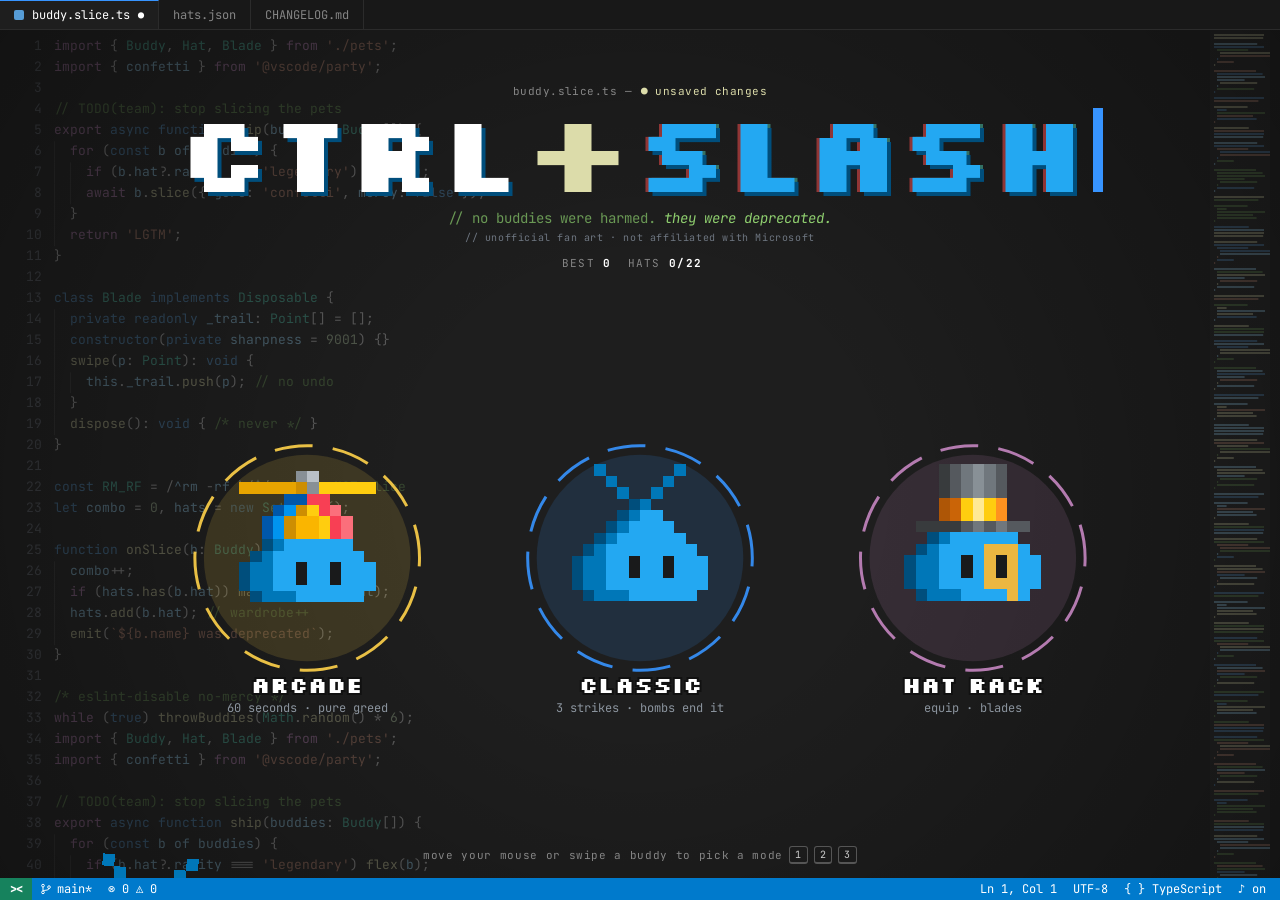
<file: index.html>
<!doctype html>
<html lang="en">
<head>
<meta charset="utf-8">
<meta name="viewport" content="width=device-width, initial-scale=1, maximum-scale=1, user-scalable=no, viewport-fit=cover">
<meta name="theme-color" content="#1e1e1e">
<meta name="apple-mobile-web-app-capable" content="yes">
<meta name="mobile-web-app-capable" content="yes">
<meta name="apple-mobile-web-app-status-bar-style" content="black-translucent">
<title>CTRL+SLASH — a deeply unsafe refactor</title>
<meta name="description" content="Unofficial fan art: a Fruit Ninja-style slicer starring the VS Code chat pet and its hats. Not affiliated with Microsoft.">
<link rel="preconnect" href="https://fonts.googleapis.com">
<link rel="preconnect" href="https://fonts.gstatic.com" crossorigin>
<link href="https://fonts.googleapis.com/css2?family=JetBrains+Mono:wght@400;700;800&family=Silkscreen:wght@400;700&display=swap" rel="stylesheet">
<link rel="icon" href="data:image/svg+xml,<svg xmlns=%22http://www.w3.org/2000/svg%22 viewBox=%220 0 16 16%22><path fill=%22%2323a8f2%22 d=%22M8 3l6 6v4H2V9z%22/><rect x=%225%22 y=%229%22 width=%222%22 height=%222%22/><rect x=%229%22 y=%229%22 width=%222%22 height=%222%22/></svg>">
<link rel="stylesheet" href="style.css">
</head>
<body>
<div id="app">
  <div id="tabstrip" aria-hidden="true">
    <span class="tab active"><i class="dot"></i>buddy.slice.ts<b>●</b></span>
    <span class="tab">hats.json</span>
    <span class="tab">CHANGELOG.md</span>
  </div>

  <canvas id="game" aria-label="Game canvas: move your mouse or swipe to slice buddies"></canvas>

  <!-- In-game HUD -->
  <div id="hud" hidden>
    <div class="hud-top">
      <div class="score-block">
        <div id="score" class="score">0</div>
        <div class="best">BEST <b id="best">0</b></div>
      </div>
      <div class="hud-right">
        <div id="strikes" class="strikes" title="CI checks — lose all three and the build fails">
          <span class="ci-label">CI</span><i class="ok"></i><i class="ok"></i><i class="ok"></i>
        </div>
        <div id="timer" class="timer" hidden>1:00</div>
        <button id="btn-pause" class="icon-btn" aria-label="Pause">
          <svg viewBox="0 0 16 16" width="16" height="16"><rect x="3" y="2" width="3.5" height="12" fill="currentColor"/><rect x="9.5" y="2" width="3.5" height="12" fill="currentColor"/></svg>
        </button>
      </div>
    </div>
    <div class="wardrobe">
      <div class="w-label">WARDROBE <b id="w-count">0</b><span>/17</span></div>
      <div class="w-pips" id="w-pips"></div>
      <div id="w-hats" class="w-hats"></div>
    </div>
    <div id="mult" class="mult" hidden><b>×2</b><span>HAT TRICK</span><i></i></div>
    <div id="debugbar" class="debugbar" hidden>
      <span class="db-grip">⋮⋮</span>
      <svg viewBox="0 0 16 16"><path d="M4 2l10 6-10 6z" fill="#89d185"/></svg>
      <svg viewBox="0 0 16 16"><path d="M2 9a6 6 0 0 1 11-3M13 2v4h-4" stroke="#75beff" stroke-width="1.6" fill="none"/></svg>
      <svg viewBox="0 0 16 16"><path d="M8 2v9M4 8l4 4 4-4" stroke="#75beff" stroke-width="1.6" fill="none"/><circle cx="8" cy="14" r="1.3" fill="#75beff"/></svg>
      <svg viewBox="0 0 16 16"><rect x="3" y="3" width="10" height="10" fill="#f48771"/></svg>
      <span class="db-text">Paused on breakpoint</span>
    </div>
  </div>

  <!-- Menu overlay (rings are drawn on the canvas) -->
  <section id="menu" class="menu">
    <div class="brand">
      <div class="kicker"><span class="k-file">buddy.slice.ts</span><span class="k-sep">—</span><span class="k-unsaved">● unsaved changes</span></div>
      <h1 class="title" aria-label="Ctrl plus Slash">
        <span class="t-ctrl">CTRL</span><span class="t-plus">+</span><span class="t-slash">SLASH</span><span class="caret"></span>
      </h1>
      <p class="tag"><span class="c-comment">// no buddies were harmed.</span> <span class="c-comment strong">they were deprecated.</span></p>
      <p class="fanart">// unofficial fan art · not affiliated with Microsoft</p>
    </div>
    <div class="menu-meta">
      <span>BEST <b id="m-best">0</b></span>
      <span>HATS <b id="m-hats">0/17</b></span>
      <span id="m-equip" class="m-equip"></span>
    </div>
    <p class="hint">move your mouse or swipe a buddy to pick a mode <span class="kbd">1</span><span class="kbd">2</span><span class="kbd">3</span></p>
  </section>

  <!-- Hat rack -->
  <section id="rack" class="panel-wrap" hidden>
    <div class="panel rack">
      <header class="panel-head">
        <div class="ph-title"><span class="ph-path">~/.buddy/</span>hats.json</div>
        <button class="icon-btn" id="rack-close" aria-label="Close">✕</button>
      </header>
      <div class="rack-sub"><b id="rack-count">0/17</b> discovered · tap a hat to equip it</div>
      <div id="rack-grid" class="rack-grid"></div>
      <div class="rack-equip" id="rack-equip"></div>
      <details class="howto" open>
        <summary>how hats pay out</summary>
        <ul>
          <li><b class="t-rare">Slice</b> a hatted buddy → rarity bonus <span class="dim">(25 · 60 · 150 · 400)</span></li>
          <li><b class="t-epic">Snipe</b> the hat as it flies off → <b>2×</b> bonus</li>
          <li><b class="t-leg">Matching Set</b> — same hat 2+ times in one swipe → bonus × n²</li>
          <li><b class="t-common">Runway</b> — 3+ <i>different</i> hats in one swipe</li>
          <li><b class="t-leg">Wardrobe</b> — distinct hats per run: 3 Hat Trick ×2 · 6 Fashionista · 10 Haberdasher ×3 · 17 Full Wardrobe</li>
          <li><b class="t-rare">Equipped hat</b> spawns 3× more often and skins your blade</li>
        </ul>
        <p class="fanart-note">Unofficial fan art. Buddy and hat sprites © Microsoft, used under the MIT license from microsoft/vscode. Not affiliated with or endorsed by Microsoft.</p>
      </details>
    </div>
  </section>

  <!-- Pause -->
  <section id="pause" class="panel-wrap" hidden>
    <div class="panel small">
      <header class="panel-head"><div class="ph-title">⏸ debugger paused</div></header>
      <p class="p-body">The buddies are frozen mid-air, judging you.</p>
      <div class="actions">
        <button class="btn primary" id="btn-resume">▶ Continue <span class="kbd">F5</span></button>
        <button class="btn" id="btn-quit">■ Stop <span class="kbd">⇧F5</span></button>
      </div>
    </div>
  </section>

  <!-- Game over -->
  <section id="over" class="panel-wrap" hidden>
    <div class="panel term">
      <header class="term-head">
        <span>PROBLEMS <b id="over-problems">3</b></span><span>OUTPUT</span><span class="active">TERMINAL</span><span class="spacer"></span><span class="dim">bash</span>
      </header>
      <pre id="over-log" class="term-log"></pre>
      <div class="over-main">
        <canvas id="over-buddy" width="96" height="96"></canvas>
        <div class="over-score">
          <div class="os-label">SCORE</div>
          <div id="over-score" class="os-value">0</div>
          <div id="over-best" class="os-best">BEST 0</div>
        </div>
      </div>
      <div class="over-stats" id="over-stats"></div>
      <div class="over-hats" id="over-hats"></div>
      <div class="actions">
        <button class="btn primary" id="btn-retry">git reset --hard <span class="kbd">R</span></button>
        <button class="btn" id="btn-menu">:q <span class="kbd">Esc</span></button>
      </div>
    </div>
  </section>

  <div id="toasts" class="toasts" aria-live="polite"></div>

  <footer id="statusbar" class="statusbar">
    <span class="sb-item sb-remote">&gt;&lt;</span>
    <span class="sb-item"><svg viewBox="0 0 16 16" width="12" height="12"><circle cx="4" cy="3.5" r="1.8" stroke="currentColor" fill="none" stroke-width="1.3"/><circle cx="4" cy="12.5" r="1.8" stroke="currentColor" fill="none" stroke-width="1.3"/><circle cx="12" cy="5.5" r="1.8" stroke="currentColor" fill="none" stroke-width="1.3"/><path d="M4 5.3v5.4M12 7.3c0 3-8 2-8 3.4" stroke="currentColor" fill="none" stroke-width="1.3"/></svg> main*</span>
    <span class="sb-item" id="sb-problems">⊗ 0 ⚠ 0</span>
    <span class="sb-item sb-mode" id="sb-mode"></span>
    <span class="sb-spacer"></span>
    <span class="sb-item sb-hide-s" id="sb-stats">Ln 1, Col 1</span>
    <span class="sb-item sb-hide-s">UTF-8</span>
    <span class="sb-item sb-hide-s">{ } TypeScript</span>
    <button class="sb-item sb-btn" id="btn-mute" aria-label="Toggle sound">♪ on</button>
  </footer>

  <div id="loading" class="loading"><div><span>loading buddies</span><i></i><small>unofficial fan art</small></div></div>
</div>
<script src="js/core.js"></script>
<script src="js/audio.js"></script>
<script src="js/fx.js"></script>
<script src="js/entities.js"></script>
<script src="js/game.js"></script>
<script src="js/input.js"></script>
<script src="js/ui.js"></script>
<script src="js/main.js"></script>
</body>
</html>
</file>
<file: style.css>
:root {
  --bg: #1e1e1e;
  --panel: #252526;
  --panel-2: #1b1b1c;
  --border: #3c3c3c;
  --fg: #cccccc;
  --dim: #858585;
  --blue: #007acc;
  --accent: #3794ff;
  --buddy: #23a8f2;
  --buddy-mid: #0077b8;
  --buddy-dark: #004e7c;
  --err: #f14c4c;
  --warn: #cca700;
  --ok: #89d185;
  --debug: #cc6633;
  --agent: #8a4fd8;
  --kw: #569cd6;
  --str: #ce9178;
  --fn: #dcdcaa;
  --type: #4ec9b0;
  --num: #b5cea8;
  --purple: #c586c0;
  --var: #9cdcfe;
  --comment: #6a9955;
  --t-common: #9cdcfe;
  --t-rare: #4ec9b0;
  --t-epic: #c586c0;
  --t-leg: #ffd24a;
  --pix: "Silkscreen", "Courier New", monospace;
  --mono: "JetBrains Mono", ui-monospace, "SF Mono", Menlo, monospace;
  --sat: env(safe-area-inset-top, 0px);
  --sab: env(safe-area-inset-bottom, 0px);
  --sal: env(safe-area-inset-left, 0px);
  --sar: env(safe-area-inset-right, 0px);
  --sb-h: calc(22px + var(--sab));
}

* { box-sizing: border-box; }
html, body {
  margin: 0; height: 100%; background: var(--bg); color: var(--fg);
  overflow: hidden; overscroll-behavior: none;
  -webkit-user-select: none; user-select: none; -webkit-touch-callout: none;
  -webkit-tap-highlight-color: transparent;
  font-family: var(--mono);
}
#app { position: fixed; inset: 0; touch-action: none; }
#game { position: absolute; inset: 0; width: 100%; height: 100%; display: block; touch-action: none; cursor: crosshair; }
button { font: inherit; color: inherit; -webkit-tap-highlight-color: transparent; }
[hidden] { display: none !important; }

/* ---------- Tab strip (desktop only) */
#tabstrip {
  position: absolute; top: 0; left: 0; right: 0; height: 30px; z-index: 2;
  display: none; background: #181818; border-bottom: 1px solid #2b2b2b;
  font-size: 12px; pointer-events: none;
}
#tabstrip .tab { display: inline-flex; align-items: center; gap: 8px; height: 100%; padding: 0 14px; color: var(--dim); border-right: 1px solid #2b2b2b; }
#tabstrip .tab.active { background: var(--bg); color: #fff; border-top: 1px solid var(--accent); }
#tabstrip .tab b { color: #fff; font-size: 10px; }
#tabstrip .dot { width: 10px; height: 10px; border-radius: 2px; background: var(--kw); display: inline-block; }
@media (min-width: 760px) and (min-height: 560px) { #tabstrip { display: flex; } :root { --tab-h: 30px; } }

/* ---------- HUD */
#hud { position: absolute; inset: 0; pointer-events: none; z-index: 3; }
.hud-top {
  position: absolute; left: 0; right: 0; top: calc(var(--sat) + var(--tab-h, 0px) + 8px);
  padding: 0 calc(12px + var(--sar)) 0 calc(14px + var(--sal));
  display: flex; justify-content: space-between; align-items: flex-start;
}
.score {
  font-family: var(--pix); font-weight: 700; font-size: clamp(34px, 9vmin, 64px); line-height: .9; color: #fff;
  text-shadow: 3px 3px 0 var(--buddy-dark), 0 0 24px rgba(35,168,242,.35);
  transform-origin: left center; font-variant-numeric: tabular-nums;
}
.score.bump { animation: bump .22s ease-out; }
.score.neg { animation: neg .4s ease-out; }
@keyframes bump { 0% { transform: scale(1.18); color: var(--fn); } 100% { transform: scale(1); } }
@keyframes neg { 0%, 50% { color: var(--err); transform: translateX(-4px); } 25%, 75% { transform: translateX(4px); } 100% { transform: none; } }
.best { font-size: 11px; letter-spacing: .12em; color: var(--dim); margin-top: 6px; }
.best b { color: var(--fg); font-weight: 700; }
.hud-right { display: flex; align-items: center; gap: 10px; pointer-events: auto; }
.strikes { display: flex; align-items: center; gap: 5px; padding: 5px 8px; background: rgba(0,0,0,.35); border: 1px solid var(--border); border-radius: 3px; }
.ci-label { font-size: 10px; color: var(--dim); letter-spacing: .1em; margin-right: 2px; }
.strikes i { width: 18px; height: 18px; display: inline-grid; place-items: center; border-radius: 50%; font-style: normal; font-size: 12px; font-weight: 800; }
.strikes i.ok { background: rgba(137,209,133,.14); color: var(--ok); box-shadow: inset 0 0 0 1.5px var(--ok); }
.strikes i.ok::before { content: "✓"; }
.strikes i.fail { background: var(--err); color: #1e1e1e; animation: fail .4s ease-out; }
.strikes i.fail::before { content: "✕"; }
@keyframes fail { 0% { transform: scale(1.8); } 100% { transform: scale(1); } }
.timer { font-family: var(--pix); font-size: 26px; color: #fff; padding: 2px 10px; background: rgba(0,0,0,.35); border: 1px solid var(--border); border-radius: 3px; font-variant-numeric: tabular-nums; }
.timer.hot { color: var(--err); animation: pulse .5s infinite alternate; }
@keyframes pulse { to { transform: scale(1.08); } }
.icon-btn { width: 34px; height: 34px; display: grid; place-items: center; background: rgba(0,0,0,.35); border: 1px solid var(--border); border-radius: 3px; color: var(--fg); cursor: pointer; }
.icon-btn:active { background: var(--blue); }

.wardrobe {
  position: absolute; left: calc(14px + var(--sal)); top: calc(var(--sat) + var(--tab-h, 0px) + clamp(76px, 15vmin, 108px));
  display: flex; flex-direction: column; gap: 5px;
}
.w-label { font-size: 10px; letter-spacing: .14em; color: var(--dim); }
.w-label b { color: var(--t-leg); font-size: 12px; }
.w-pips { display: flex; gap: 3px; }
.w-pips i { width: 9px; height: 5px; background: #333; border-radius: 1px; }
.w-pips i.on { background: var(--t-leg); box-shadow: 0 0 6px var(--t-leg); }
.w-pips i.ms { outline: 1px solid #666; outline-offset: 1px; }
.w-hats { display: flex; flex-wrap: wrap; gap: 2px; max-width: 46vw; }
.w-hats .hat-ico.pop { animation: hatpop .5s cubic-bezier(.2,1.8,.4,1); }
@keyframes hatpop { 0% { transform: scale(2.4) rotate(-20deg); } 100% { transform: none; } }

.hat-ico {
  --w: 28px; width: var(--w); height: calc(var(--w) / 2); flex: none;
  background-repeat: no-repeat; image-rendering: pixelated;
  background-size: calc(var(--w) * 4) calc(var(--w) * 3);
  background-position: 0 calc(var(--w) * -1);
}
.hat-ico.locked { filter: brightness(0) opacity(.35); }

.mult {
  position: absolute; left: 50%; top: calc(var(--sat) + var(--tab-h, 0px) + 12px); transform: translateX(-50%);
  display: flex; align-items: center; gap: 8px; padding: 4px 10px 4px 8px; border-radius: 3px; overflow: hidden;
  background: #3a2f00; border: 1px solid var(--t-leg); color: var(--t-leg); font-size: 11px; letter-spacing: .1em;
  box-shadow: 0 0 20px rgba(255,210,74,.35);
}
.mult b { font-family: var(--pix); font-size: 20px; color: #fff; }
.mult i { position: absolute; left: 0; bottom: 0; height: 2px; background: var(--t-leg); width: var(--p, 100%); }

.debugbar {
  position: absolute; left: 50%; top: calc(var(--sat) + var(--tab-h, 0px) + 56px); transform: translateX(-50%);
  display: flex; align-items: center; gap: 10px; padding: 5px 10px; background: #252526; border: 1px solid #454545;
  box-shadow: 0 4px 16px rgba(0,0,0,.5); border-radius: 4px; font-size: 11px; white-space: nowrap;
}
.debugbar svg { width: 14px; height: 14px; }
.db-grip { color: #666; }
.db-text { color: #f0c674; }

@media (max-width: 560px) {
  .mult { left: auto; right: calc(12px + var(--sar)); transform: none; top: calc(var(--sat) + var(--tab-h, 0px) + 54px); padding: 3px 8px; }
  .mult b { font-size: 16px; }
  .debugbar { top: auto; bottom: calc(var(--sb-h) + 10px); }
}

/* ---------- Status bar */
.statusbar {
  position: absolute; left: 0; right: 0; bottom: 0; height: var(--sb-h); padding: 0 calc(6px + var(--sar)) var(--sab) calc(0px + var(--sal));
  display: flex; align-items: center; background: var(--blue); color: #fff; font-size: 12px; z-index: 5;
  transition: background .25s;
}
.statusbar.debug { background: var(--debug); }
.statusbar.agent { background: var(--agent); }
.statusbar.danger { background: #a1260d; }
.sb-item { display: inline-flex; align-items: center; gap: 5px; height: 22px; padding: 0 8px; white-space: nowrap; }
.sb-remote { background: #16825d; font-weight: 800; letter-spacing: -1px; padding: 0 10px; }
.sb-spacer { flex: 1; }
.sb-btn { background: none; border: 0; cursor: pointer; }
.sb-btn:hover { background: rgba(255,255,255,.12); }
.sb-mode { font-weight: 700; }
@media (max-width: 520px) { .sb-hide-s { display: none; } }

/* ---------- Menu */
.menu { position: absolute; inset: 0; z-index: 3; pointer-events: none; display: flex; flex-direction: column; align-items: center; }
.brand { margin-top: calc(var(--sat) + var(--tab-h, 0px) + clamp(18px, 6vh, 70px)); text-align: center; padding: 0 16px; }
.kicker { font-size: 11px; color: var(--dim); display: flex; gap: 8px; justify-content: center; letter-spacing: .04em; opacity: 0; animation: rise .5s .1s forwards; }
.k-unsaved { color: var(--fn); }
.title {
  margin: 6px 0 0; font-family: var(--pix); font-weight: 700; line-height: .86; letter-spacing: -.02em;
  font-size: clamp(30px, min(10.5vw, 12vh), 128px); color: #fff; display: flex; align-items: baseline; justify-content: center; flex-wrap: nowrap;
}
.title > span { display: inline-block; opacity: 0; animation: slam .55s cubic-bezier(.2,1.6,.4,1) forwards; }
.t-ctrl { color: #fff; text-shadow: 4px 4px 0 var(--buddy-dark); animation-delay: .15s !important; }
.t-plus { color: var(--fn); margin: 0 .04em; animation-delay: .3s !important; }
.t-slash {
  color: var(--buddy); animation-delay: .42s !important; position: relative;
  text-shadow: 4px 4px 0 var(--buddy-dark), -3px 0 0 rgba(241,76,76,.55), 3px 0 0 rgba(78,201,176,.5);
  clip-path: polygon(0 0, 100% 0, 100% 100%, 0 100%);
}
.caret { width: .09em; height: .78em; background: var(--accent); margin-left: .08em; animation: slam .3s .6s forwards, blink 1s 1s steps(1) infinite !important; }
@keyframes blink { 50% { opacity: 0; } }
@keyframes slam { 0% { opacity: 0; transform: translateY(-.4em) scale(1.6) rotate(-6deg); } 100% { opacity: 1; transform: none; } }
@keyframes rise { from { opacity: 0; transform: translateY(8px); } to { opacity: 1; transform: none; } }
.tag { margin: 12px 0 0; font-size: clamp(11px, 3.1vw, 14px); color: var(--comment); opacity: 0; animation: rise .5s .75s forwards; }
.tag .strong { color: #8fcf6f; font-style: italic; }
.fanart { margin: 4px 0 0; font-size: 10px; letter-spacing: .06em; color: #6e7681; opacity: 0; animation: rise .5s .8s forwards; }
.fanart-note { margin: 0; padding: 0 12px 12px; font-size: 11px; line-height: 1.5; color: var(--dim); }
.loading small { display: block; margin-top: 10px; font-family: var(--mono); font-size: 10px; letter-spacing: .08em; color: #6e7681; text-align: center; }
.menu-meta { margin-top: 12px; display: flex; gap: 16px; font-size: 11px; letter-spacing: .12em; color: var(--dim); opacity: 0; animation: rise .5s .85s forwards; }
.menu-meta b { color: #fff; }
.m-equip { color: var(--t-leg); }
.hint { position: absolute; bottom: calc(var(--sb-h) + 14px); margin: 0; font-size: 11px; color: var(--dim); letter-spacing: .06em; display: flex; gap: 6px; align-items: center; }
.kbd { display: inline-block; padding: 0 5px; border: 1px solid #555; border-bottom-width: 2px; border-radius: 3px; font-size: 10px; color: var(--fg); line-height: 15px; }
@media (pointer: coarse) { .hint .kbd, .actions .kbd { display: none; } }
@media (max-height: 460px) {
  .brand { margin-top: calc(var(--sat) + 8px); }
  .title { font-size: clamp(36px, 13vh, 72px); }
  .tag { margin-top: 6px; }
  .menu-meta { margin-top: 6px; }
  .hint { display: none; }
}

/* ---------- Panels */
.panel-wrap { position: absolute; inset: 0; z-index: 6; display: grid; place-items: center; padding: calc(var(--sat) + 12px) 12px calc(var(--sb-h) + 12px); background: rgba(10,10,12,.62); backdrop-filter: blur(3px); -webkit-backdrop-filter: blur(3px); touch-action: pan-y; }
.panel { width: min(560px, 100%); max-height: 100%; overflow: auto; background: var(--panel); border: 1px solid #454545; box-shadow: 0 12px 48px rgba(0,0,0,.6); border-radius: 6px; animation: panelIn .28s cubic-bezier(.2,1.3,.4,1); touch-action: pan-y; -webkit-user-select: none; }
.panel.small { width: min(380px, 100%); }
@keyframes panelIn { from { opacity: 0; transform: translateY(18px) scale(.97); } to { opacity: 1; transform: none; } }
.panel-head { display: flex; align-items: center; justify-content: space-between; padding: 10px 12px; border-bottom: 1px solid var(--border); background: var(--panel-2); position: sticky; top: 0; z-index: 1; }
.ph-title { font-size: 13px; color: #fff; }
.ph-path { color: var(--dim); }
.p-body { padding: 14px 14px 0; margin: 0; font-size: 13px; color: var(--fg); }
.classic-help { line-height: 1.6; }
.classic-help ul { margin: 8px 0 0; padding-left: 20px; }
.classic-help li + li { margin-top: 8px; }
.actions { display: flex; gap: 10px; padding: 14px; flex-wrap: wrap; }
.btn { flex: 1 1 140px; min-height: 44px; padding: 8px 14px; background: #3a3d41; border: 1px solid #4a4a4a; color: #fff; border-radius: 3px; font-size: 13px; cursor: pointer; display: inline-flex; align-items: center; justify-content: center; gap: 8px; }
.btn:hover { background: #45494e; }
.btn.primary { background: var(--blue); border-color: #1a8ad6; }
.btn.primary:hover { background: #1188d8; }
.btn:active { transform: translateY(1px); }

.rack-sub { padding: 10px 14px 0; font-size: 12px; color: var(--dim); }
.rack-sub b { color: #fff; }
.rack-grid { display: grid; grid-template-columns: repeat(auto-fill, minmax(96px, 1fr)); gap: 8px; padding: 12px 14px; }
.hat-card { position: relative; background: #1e1e1e; border: 1px solid #333; border-radius: 4px; padding: 10px 6px 8px; display: flex; flex-direction: column; align-items: center; gap: 6px; cursor: pointer; min-height: 104px; }
.hat-card .hat-ico { --w: 64px; }
.hat-card .hc-name { font-size: 10px; text-align: center; color: var(--fg); line-height: 1.2; }
.hat-card .hc-tier { font-size: 9px; letter-spacing: .14em; }
.hat-card .hc-count { position: absolute; top: 4px; right: 6px; font-size: 10px; color: var(--dim); }
.hat-card.locked { cursor: default; }
.hat-card.locked .hc-name { color: #555; }
.hat-card.equipped { border-color: var(--t-leg); box-shadow: 0 0 0 1px var(--t-leg), 0 0 18px rgba(255,210,74,.2); }
.hat-card.equipped::after { content: "EQUIPPED"; position: absolute; top: 4px; left: 6px; font-size: 8px; letter-spacing: .12em; color: var(--t-leg); }
.tier-0 { color: var(--t-common); } .tier-1 { color: var(--t-rare); } .tier-2 { color: var(--t-epic); } .tier-3 { color: var(--t-leg); }
.t-common { color: var(--t-common); } .t-rare { color: var(--t-rare); } .t-epic { color: var(--t-epic); } .t-leg { color: var(--t-leg); }
.rack-equip { padding: 0 14px; font-size: 12px; color: var(--fn); min-height: 16px; }
.howto { margin: 12px 14px 16px; border: 1px solid var(--border); border-radius: 4px; background: #1e1e1e; }
.howto summary { padding: 8px 10px; font-size: 12px; color: #fff; cursor: pointer; }
.howto ul { margin: 0; padding: 0 12px 12px 28px; font-size: 12px; line-height: 1.7; color: var(--fg); }
.dim { color: var(--dim); }

/* Terminal / game over */
.term { background: #181818; }
.term-head { display: flex; gap: 18px; padding: 8px 14px; font-size: 11px; letter-spacing: .06em; color: var(--dim); border-bottom: 1px solid #2b2b2b; }
.term-head .active { color: #fff; border-bottom: 1px solid #fff; padding-bottom: 4px; }
.term-head b { background: #444; color: #fff; padding: 0 5px; border-radius: 8px; font-size: 10px; }
.term-head .spacer { flex: 1; }
.term-log { margin: 0; padding: 12px 14px 4px; font-family: var(--mono); font-size: 12px; line-height: 1.55; white-space: pre-wrap; color: var(--fg); min-height: 96px; }
.term-log .l-cmd { color: #fff; } .term-log .l-cmd::before { content: "$ "; color: var(--ok); }
.term-log .l-err { color: var(--err); } .term-log .l-ok { color: var(--ok); } .term-log .l-dim { color: var(--dim); } .term-log .l-warn { color: var(--warn); } .term-log .l-com { color: var(--comment); }
.over-main { display: flex; align-items: center; gap: 16px; padding: 8px 14px; }
#over-buddy { width: 112px; height: 112px; image-rendering: pixelated; flex: none; }
.os-label { font-size: 11px; letter-spacing: .2em; color: var(--dim); }
.os-value { font-family: var(--pix); font-size: clamp(42px, 12vw, 64px); color: #fff; line-height: 1; text-shadow: 3px 3px 0 var(--buddy-dark); }
.os-best { font-size: 12px; color: var(--dim); margin-top: 4px; }
.os-best.new { color: var(--t-leg); animation: pulse .5s infinite alternate; }
.over-stats { display: grid; grid-template-columns: repeat(auto-fit, minmax(110px, 1fr)); gap: 6px; padding: 4px 14px; }
.over-stats div { background: #222; border: 1px solid #2d2d2d; border-radius: 3px; padding: 6px 8px; font-size: 10px; color: var(--dim); letter-spacing: .06em; }
.over-stats b { display: block; font-family: var(--pix); font-size: 18px; color: #fff; letter-spacing: 0; }
.over-hats { display: flex; flex-wrap: wrap; gap: 4px; padding: 8px 14px 0; }
.over-hats .hat-ico { --w: 36px; }

/* Toasts (VS Code notifications) */
.toasts { position: absolute; right: calc(10px + var(--sar)); bottom: calc(var(--sb-h) + 10px); z-index: 7; display: flex; flex-direction: column; gap: 8px; align-items: flex-end; pointer-events: none; width: min(360px, calc(100% - 20px)); }
.toast { width: 100%; background: #252526; border: 1px solid #454545; border-left: 3px solid var(--accent); box-shadow: 0 6px 20px rgba(0,0,0,.5); border-radius: 3px; padding: 9px 12px; font-size: 12px; display: flex; align-items: center; gap: 10px; animation: toastIn .3s cubic-bezier(.2,1.4,.4,1); }
.toast.out { animation: toastOut .3s forwards; }
.toast.leg { border-left-color: var(--t-leg); }
.toast.ok { border-left-color: var(--ok); }
.toast .hat-ico { --w: 32px; }
.toast small { display: block; color: var(--dim); font-size: 10px; margin-top: 2px; }
@keyframes toastIn { from { opacity: 0; transform: translateX(30px); } to { opacity: 1; transform: none; } }
@keyframes toastOut { to { opacity: 0; transform: translateY(8px); } }
@media (max-width: 520px) { .toasts { left: 10px; right: 10px; width: auto; align-items: stretch; } }

.loading { position: absolute; inset: 0; z-index: 9; display: grid; place-items: center; background: var(--bg); font-family: var(--pix); color: var(--buddy); font-size: 14px; letter-spacing: .12em; transition: opacity .3s; }
.loading i { display: block; width: 120px; height: 3px; background: #333; margin-top: 10px; position: relative; overflow: hidden; }
.loading i::after { content: ""; position: absolute; inset: 0; width: 40%; background: var(--buddy); animation: load 1s infinite; }
@keyframes load { from { transform: translateX(-100%); } to { transform: translateX(260%); } }
.loading.done { opacity: 0; pointer-events: none; }

@media (prefers-reduced-motion: reduce) {
  *, *::before, *::after { animation-duration: .01ms !important; animation-iteration-count: 1 !important; }
}
</file>
